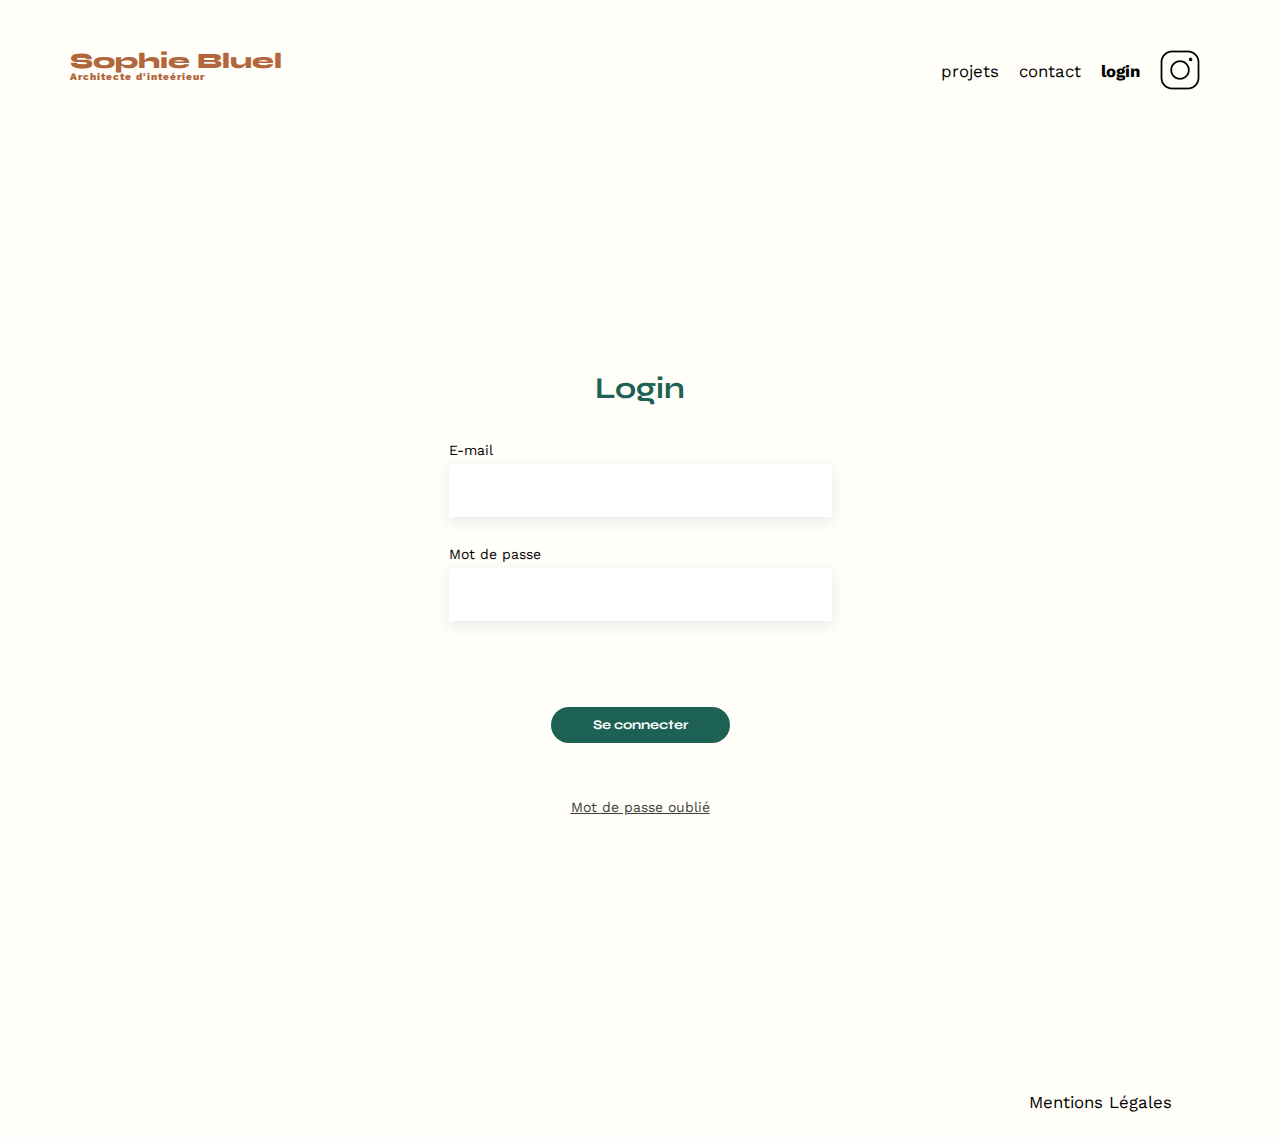
<file: FrontEnd/login.html>
<!DOCTYPE html>
<html lang="en">
  <head>
    <meta charset="UTF-8" />
    <title>Sophie Bluel - Architecte d'intérieur - Login</title>
    <meta name="viewport" content="width=device-width, initial-scale=1.0" />
    <link rel="preconnect" href="https://fonts.googleapis.com" />
    <link rel="preconnect" href="https://fonts.gstatic.com" crossorigin />
    <link
      href="https://fonts.googleapis.com/css2?family=Syne:wght@700;800&family=Work+Sans&display=swap"
      rel="stylesheet"
    />
    <meta name="description" content="" />
    <link rel="stylesheet" href="./assets/style.css" />
  </head>
  <body>
    <header>
      <h1>Sophie Bluel <span>Architecte d'inteérieur</span></h1>
      <nav>
        <ul>
          <li><a href="index.html">projets</a></li>
          <li><a href="index.html">contact</a></li>
          <li class="link-active"><a href="login.html">login</a></li>
          <li><img src="./assets/icons/instagram.png" alt="Instagram" /></li>
        </ul>
      </nav>
    </header>

    <section id="login">
      <h2 class="login-title">Login</h2>
      <form id="login-form" action="">
        <div class="formElement-container email-container">
          <label for="email">E-mail</label>
          <input type="email" id="email" />
        </div>

        <div class="formElement-container password-container">
          <label for="mdp">Mot de passe</label>
          <input type="password" id="mdp" />
        </div>
        <p class="erreur-msg"></p>
        <input id="se-connecter" type="submit" value="Se connecter" />

        <a href="" class="mdp-oublie">Mot de passe oublié</a>
      </form>
    </section>

    <footer>
      <nav>
        <ul>
          <li>Mentions Légales</li>
        </ul>
      </nav>
    </footer>

    <script src="./assets/login.js"></script>
  </body>
</html>
</file>
<file: FrontEnd/assets/style.css>
/* http://meyerweb.com/eric/tools/css/reset/
   v2.0 | 20110126
   License: none (public domain)
*/

html, body, div, span, applet, object, iframe,
h1, h2, h3, h4, h5, h6, p, blockquote, pre,
a, abbr, acronym, address, big, cite, code,
del, dfn, em, img, ins, kbd, q, s, samp,
small, strike, strong, sub, sup, tt, var,
b, u, i, center,
dl, dt, dd, ol, ul, li,
fieldset, form, label, legend,
table, caption, tbody, tfoot, thead, tr, th, td,
article, aside, canvas, details, embed,
figure, figcaption, footer, header, hgroup,
menu, nav, output, ruby, section, summary,
time, mark, audio, video {
	margin: 0;
	padding: 0;
	border: 0;
	font-size: 100%;
	font: inherit;
	vertical-align: baseline;
}
/* HTML5 display-role reset for older browsers */
article, aside, details, figcaption, figure,
footer, header, hgroup, menu, nav, section {
	display: block;
}
body {
	line-height: 1;
}
ol, ul {
	list-style: none;
}
blockquote, q {
	quotes: none;
}
blockquote:before, blockquote:after,
q:before, q:after {
	content: '';
	content: none;
}
table {
	border-collapse: collapse;
	border-spacing: 0;
}

/** end reset css**/
body {
	max-width: 1140px;
	margin:auto;
	font-family: 'Work Sans' ;
	font-size: 14px;
	background: #FFFEF8;
}


.modify-banner{	
	position: absolute;
	top: 0;
	left: 0;
	right: 0;
	z-index: 5;
	background-color: #000;
	color: white;
	height: 59px;
	display: none;
	flex-direction: row;
	justify-content: center;
	align-items: center;
	gap: 20px;

}

.submit-editions{
	background-color: white;
	font-family: 'Work Sans';
	font-size: 14px;
	height: 38px;
	width: 216px;
	border-radius: 60px;
	cursor: pointer;
}

.edit-title{
	display: flex;
	flex-direction: row;
	gap: 10px;
}


.edit-btn{
	display: none;
	flex-direction: row;
	gap: 12px;
	position: absolute;
	cursor: pointer;

}

.intro-btn{
	left: 60px;
	bottom: -40px;

}

.project-edit{
	right: 365px;
	top: 10px;
	
}
/* modal */
.modal-container{
	/* display: none; */
	visibility: hidden;
	position: fixed;
	top: 0;
	left: 0;
	width: 100vw;
	height: 100vh;
	transition: visibility 0.4s;
}

.modal-container.target{
	visibility: visible;
}

.overlay{
	opacity: 0;
	position: absolute;
	width: 100%;
	height: 100%;
	background: #333333d3;
	transition: opacity 0.4s 0.2s ease-out;
}
.modal-container.target .overlay{
	opacity: 1;
	transition: opacity 0.4s  ease-out;
}


.modal{
	opacity: 0;
	width: 95%;
	max-width: 630px;
	min-width: 300px;
	height: 670px;
	padding: 30px;
	background: #FFF;
	border-radius: 5px;
	position: absolute;
	top: 50%;
	left: 50%;
	transform: translate(-50%, calc(-50% - 50px));
	transition: opacity 0.4s ease-out, transform 0.4s ease-out;
}

.modal-container.target .modal{
	opacity: 1;
	transform: translate(-50%, -50%);
	transition: opacity 0.4s 0.2s ease-out, transform 0.4s 0.2s ease-out;
}

.close-modal{
	padding: 8px 10px; 
	border: none;
	background: none;
	font-size: 20px;
	position: absolute;
	top: 10px;
	right: 10px;
	cursor: pointer;
}

.modal h1{
	font-family: 'Work Sans';
	font-size: 26px;
	color: #000000;
	text-align: center;
	margin-top: 20px;
	font-weight: 500;
}

.gallery-title{
	margin-bottom: 46px;
}

.add-title{
	margin-bottom: 20px;
}

.pictures-gallery{
	display: block;
}

.add-picture-gallery{
	display: none;
	flex-direction: column;
	gap: 30px;
	padding: 0px 80px;
	height: 100%;
}

.modal-gallery, .addPicture{
	height: 70%;
	width: 75%;
	border-bottom: 1px solid #B3B3B3;
	margin: auto;
}

.modal-gallery-work{
	position: relative;
	display: grid;
	grid-template-columns: 1fr 1fr 1fr 1fr 1fr;
	grid-template-rows: 2fr 2fr 2fr 1fr;
	grid-row-gap: 10px;
	width: 100%;
	height: 100%;	
}

.modal-gallery figure{
	margin: auto;
	width: 78.12px;
	height: 120px;
}

.workgallery-container{
	position: relative;
}



.trash-icon{
	position: absolute;
	top: 6px;
	right: 6px;
	z-index: 1;
	color: white;
	background: black;
	font-size: 9px;
	padding: 4px;
	border-radius: 2px;
	cursor: pointer;
}

.add-title{
	margin-bottom: 0;
}

.addPicture-btn{
	display: block;
	width: 40%;
	height: 36px;
	margin: 24px auto;
	background-color: #1D6154;
	border-radius: 60px;
	border: none;
	color: white;
	font-family: 'Syne';
	font-style: normal;
	font-weight: 700;
	font-size: 14px;
	line-height: 17px;
	cursor: pointer;
}


.validate-btn{
	margin: 32px 0 0 118px;
	background: #A7A7A7;
	border-radius: 60px;
	border: none;
	width: 237px;
	height: 36px;
	color: white;
	cursor: pointer;
}
.validate-btn:hover  {
	background: #1D6154;
	transition: 0.4s ease-out;
}

.return-arrow{
	position: absolute;
	left: 30px;
	font-size: 21px;
	cursor: pointer;
}

.addPicture{
	display: flex;
	flex-direction: column;
	gap: 20px;
}



.addImage-container{
	background-color: #E8F1F7;
	height: 169px;
	width: 100%;
	text-align: center;	
	padding: 28px 0px;
	margin-bottom: 30px;
	position: relative;
}

.img-container{

	display: flex;
	flex-direction: column;
	width: 100%;
	height: 100%;
}

.preview-img{
	position: absolute;	
	top: 0;
	display: none;
	width: 100%;
	height: 100%;
	object-fit: contain;
	margin: auto;
}

.image-icon{
	font-size: 90px;
	color: #B9C5CC;
	margin-bottom: 21px;
}

.btn-addImage{
	width: 0.1px;
	height: 0.1px;
	opacity: 0;
	overflow: hidden;
	z-index: -1;
	margin: 6px;
}

.label-imageFile{
	font: 14px 'Work Sans';
	font-weight: 500;
	color: #306685;
	background: #CBD6DC;
	margin: 0px auto;
	width: 40%;
	padding: 8px 0;
	border-radius: 50px;
	cursor: pointer;
}

.file-type{
	font-size: 10px;
}

.input-container{
	display: flex;
	flex-direction: column;
	gap: 10px;
	margin-bottom: 20px;
}

.input-container:nth-child(3){
	border-bottom: 1px solid #B3B3B3;
	padding-bottom: 45px;
	margin-bottom: 0;
}


#add-title, #add-categories{
	height: 51px;
	border: none;
	box-shadow: 0px 4px 14px rgba(0, 0, 0, 0.09);
}

.error-add{
	text-align: center;
}

.delete-msg {
	position: relative;
	top: -25px;
	color: green;
	text-align: center;

}

.delete-gallery{
	font-family: 'Syne';
	font-weight: 400;
	font-size: 14px;
	line-height: 17px;
	color: red;
	text-align: center;
	cursor: pointer;
}


header {
	display: flex;
	justify-content: space-between;
	margin: 50px 0
}



section {
	margin: 50px 0
}

h1{
	display: flex;
	flex-direction: column;
	font-family: 'Syne';
	font-size: 22px;
	font-weight: 800;
	color: #B1663C
}

h1 > span {
	font-family: 'Work Sans';
	font-size:10px;
	letter-spacing: 0.1em;
;
}

h2{
	font-family: 'Syne';
	font-weight: 700;
	font-size: 30px;
	color: #1D6154
}
nav ul {
	display: flex;
	align-items: center;
	list-style-type: none;

}
nav li {
	padding: 0 10px;
	font-size: 1.2em;
}

nav li a:hover,
li:hover {
	color: #B1663C;
}

nav li a{
	color: #000;
	text-decoration: none;
}

.link-active{
	font-weight: 700;
}
/* Login Page */

#login{
	padding: 230px 0px;
	width: 100%;
	display: flex;
	flex-direction: column;
	justify-content: center;
	align-items: center;
	gap: 40px;
}

.login-title{
	font-size: 30px;
}

#login-form{
	display: flex;
	flex-direction: column;
	gap: 30px;
}

.formElement-container{
	display: flex;
	flex-direction: column;
	gap: 7px;
}

.formElement-container input{
	border: none;
	background-color: #FFF;
	box-shadow: 0px 4px 14px rgba(0, 0, 0, 0.09);
	width: 379px;
	height: 51px;
}

#se-connecter{
	border: none;
	width: 179px;
	height: 36px;
	cursor: pointer;
}

.erreur-msg{
	text-align: center;
	color: red;
}

.mdp-oublie{
	text-align: center;
	font-size: 14px;
	color: #3D3D3D;

}

/* HomePage */
#introduction {
	display: flex;
	align-items: center;
	position: relative;
}
#introduction figure {
	flex: 1
}
#introduction img {
	display: block;
	margin: auto;
	width: 80%;
}

#introduction article {
	flex: 1
}
#introduction h2 {
	margin-bottom: 1em;
}

#introduction p {
	margin-bottom: 0.5em;
}

.portfolio-title{
	position: relative;
}
#portfolio h2 {
	text-align: center;
	margin-bottom: 1em;
}

.filters-container{
	display: flex;
	flex-direction: row;
	justify-content: center;
	gap: 10px;
	margin-bottom: 50px;
}
.filter-btn{
	text-align: center;
	color: #1D6154;
	font-size: 16px;
	font-weight: 700;
	line-height: 19px;
	padding: 5px 15px;
	border: 1px solid #1D6154;
	border-radius: 60px;
	background: none;
	transition: .4s ease-in-out;
}

.active{
	background-color: #1D6154;
	color: #FFF;
}

.filter-btn:hover{
	color: #FFF;
	background-color: #1D6154;
}



.gallery {
	width: 100%;
	display: grid;
	grid-template-columns: 1fr 1fr 1fr;
	grid-column-gap: 20px;
	grid-row-gap: 20px;
}

.gallery img {
	width: 100%;
}


.modal-image{

	width: 10%;
	width: 78.12px;
	height: 104.08px;
}

#contact {
	width: 50%;
margin: auto;
}
#contact > * {
	text-align: center;

}
#contact h2{
	margin-bottom: 20px;
}
#contact form {
	text-align: left;
	margin-top:30px;
	display: flex;
	flex-direction: column;
}

#contact input {
	height: 50px;
	font-size: 1.2em;
	border: none;
	box-shadow: 0px 4px 14px rgba(0, 0, 0, 0.09);
}
#contact label {
	margin: 2em 0 1em 0;
}
#contact textarea {
	border: none;
	box-shadow: 0px 4px 14px rgba(0, 0, 0, 0.09);
}

input[type="submit"]{
	font-family: 'Syne';
	font-weight: 700;
	color: white;
	background-color: #1D6154;
	margin : 2em auto ;
	width: 180px;
	text-align: center;
	border-radius: 60px ;
}

footer nav ul {
	display: flex;
	justify-content: flex-end;
	margin: 2em
}
</file>
